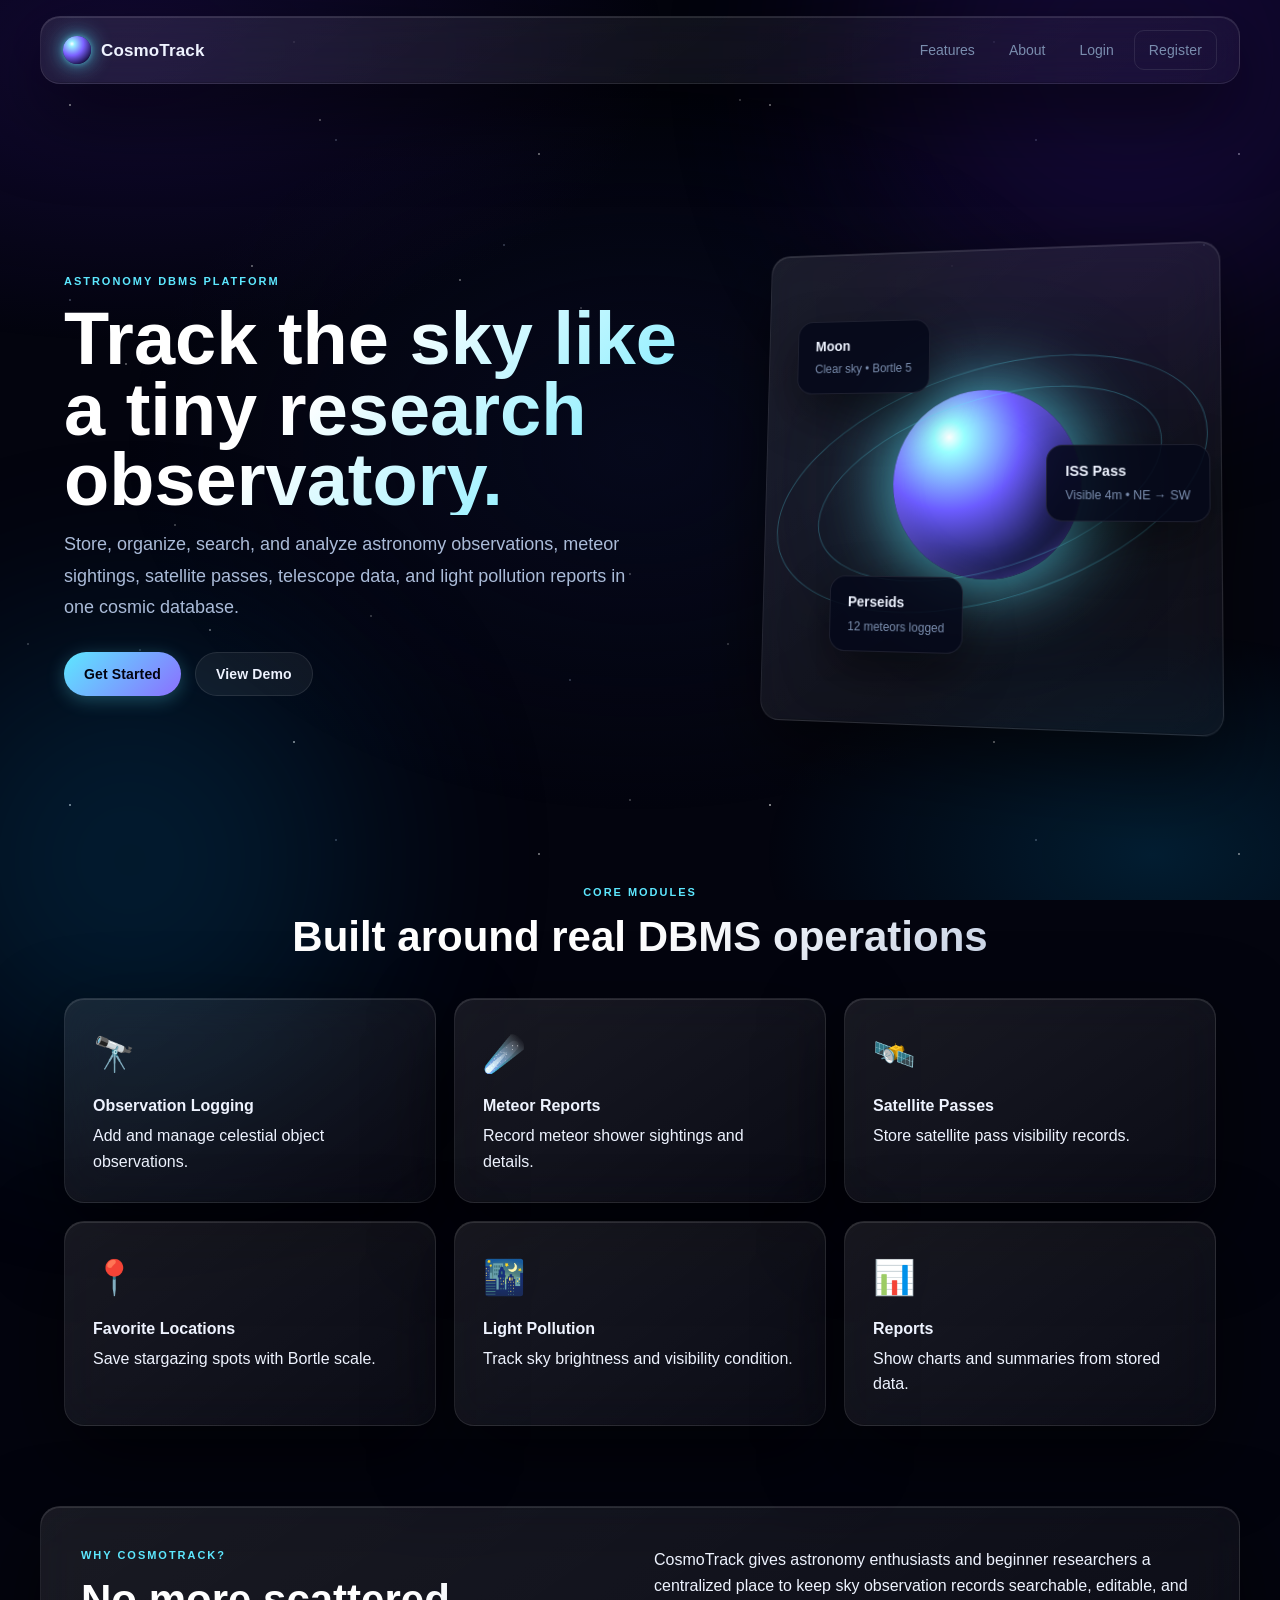
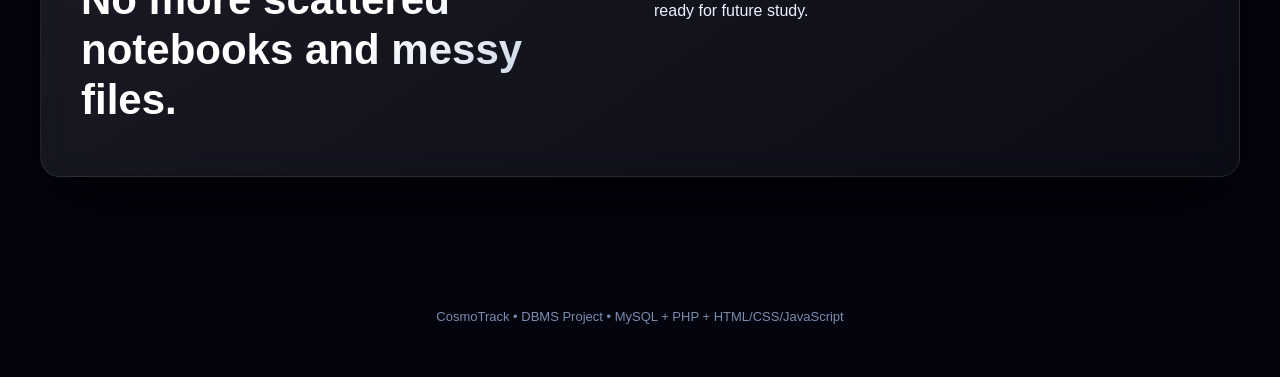
<file: cosmotrack/index.html>
<!DOCTYPE html>
<html lang="en">
<head>
  <meta charset="UTF-8" />
  <meta name="viewport" content="width=device-width, initial-scale=1.0" />
  <title>Landing Page | CosmoTrack</title>
  <link rel="stylesheet" href="assets/css/style.css" />
</head>
<body data-page="landing" class="landing-body">
  <div class="stars"></div>
  <div class="nebula nebula-one"></div>
  <div class="nebula nebula-two"></div>
  
<header class="topbar glass">
  <a class="brand" href="index.html"><span class="planet-dot"></span><span>CosmoTrack</span></a>
  <nav class="topnav">
    <a href="#features">Features</a>
    <a href="#about">About</a>
    <a href="login.php">Login</a>
    <a class="pill-link" href="register.html">Register</a>
  </nav>
</header>

<section class="hero">
  <div class="hero-copy">
    <p class="eyebrow">Astronomy DBMS Platform</p>
    <h1>Track the sky like a tiny research observatory.</h1>
    <p class="hero-text">Store, organize, search, and analyze astronomy observations, meteor sightings, satellite passes, telescope data, and light pollution reports in one cosmic database.</p>
    <div class="hero-actions">
      <a class="btn primary" href="register.html">Get Started</a>
      <a class="btn ghost" href="dashboard.php">View Demo</a>
    </div>
  </div>
  <div class="hero-visual glass orbit-card">
    <div class="orbit orbit-a"></div>
    <div class="orbit orbit-b"></div>
    <div class="planet-large"></div>
    <div class="floating-card fc-one"><strong>Moon</strong><span>Clear sky • Bortle 5</span></div>
    <div class="floating-card fc-two"><strong>ISS Pass</strong><span>Visible 4m • NE → SW</span></div>
    <div class="floating-card fc-three"><strong>Perseids</strong><span>12 meteors logged</span></div>
  </div>
</section>

<section id="features" class="section">
  <div class="section-head">
    <p class="eyebrow">Core Modules</p>
    <h2>Built around real DBMS operations</h2>
  </div>
  <div class="feature-grid">
    <article class="feature glass"><span>🔭</span><h3>Observation Logging</h3><p>Add and manage celestial object observations.</p></article>
    <article class="feature glass"><span>☄️</span><h3>Meteor Reports</h3><p>Record meteor shower sightings and details.</p></article>
    <article class="feature glass"><span>🛰️</span><h3>Satellite Passes</h3><p>Store satellite pass visibility records.</p></article>
    <article class="feature glass"><span>📍</span><h3>Favorite Locations</h3><p>Save stargazing spots with Bortle scale.</p></article>
    <article class="feature glass"><span>🌃</span><h3>Light Pollution</h3><p>Track sky brightness and visibility condition.</p></article>
    <article class="feature glass"><span>📊</span><h3>Reports</h3><p>Show charts and summaries from stored data.</p></article>
  </div>
</section>

<section id="about" class="section split glass big-card">
  <div>
    <p class="eyebrow">Why CosmoTrack?</p>
    <h2>No more scattered notebooks and messy files.</h2>
  </div>
  <p>CosmoTrack gives astronomy enthusiasts and beginner researchers a centralized place to keep sky observation records searchable, editable, and ready for future study.</p>
</section>

<footer class="footer">
  CosmoTrack • DBMS Project • MySQL + PHP + HTML/CSS/JavaScript
</footer>

  <script src="assets/js/app.js"></script>
</body>
</html>
</file>
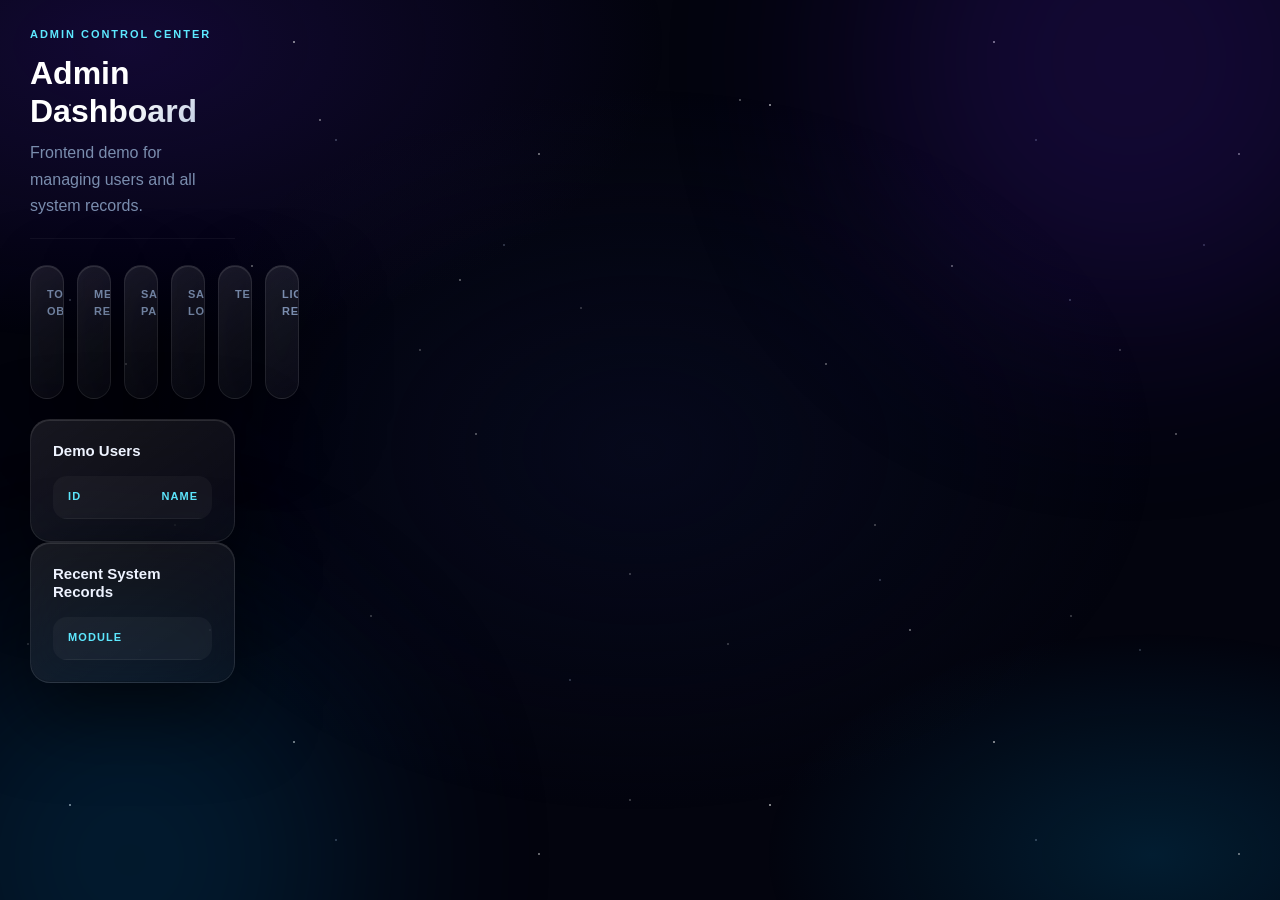
<file: cosmotrack/admin-dashboard.html>
<!DOCTYPE html>
<html lang="en">
<head>
  <meta charset="UTF-8" />
  <meta name="viewport" content="width=device-width, initial-scale=1.0" />
  <title>Admin Dashboard | CosmoTrack</title>
  <link rel="stylesheet" href="assets/css/style.css" />
</head>
<body data-page="admin" class="">
  <div class="stars"></div>
  <div class="nebula nebula-one"></div>
  <div class="nebula nebula-two"></div>
  <div class="app-shell">

<?php include 'includes/sidebar.php'; ?>

<main class="main-panel">
  <button class="mobile-menu" type="button">☰ Menu</button>
  <section class="page-head"><div><p class="eyebrow">Admin Control Center</p><h1>Admin Dashboard</h1><p class="muted">Frontend demo for managing users and all system records.</p></div></section><div class="stats-grid">
  <div class="stat glass"><span>Total Observations</span><strong data-count="observations">0</strong></div>
  <div class="stat glass"><span>Meteor Reports</span><strong data-count="meteors">0</strong></div>
  <div class="stat glass"><span>Satellite Passes</span><strong data-count="satellites">0</strong></div>
  <div class="stat glass"><span>Saved Locations</span><strong data-count="locations">0</strong></div>
  <div class="stat glass"><span>Telescopes</span><strong data-count="telescopes">0</strong></div>
  <div class="stat glass"><span>Light Reports</span><strong data-count="pollution">0</strong></div>
</div><section class="glass panel"><h2>Demo Users</h2><div class="table-wrap"><table><thead><tr><th>ID</th><th>Name</th><th>Email</th><th>Role</th><th>Action</th></tr></thead><tbody data-users></tbody></table></div></section><section class="glass panel"><h2>Recent System Records</h2><div class="table-wrap"><table><thead><tr><th>Module</th><th>Total Records</th><th>Status</th></tr></thead><tbody data-admin-summary></tbody></table></div></section>
</main>
</div>
  <script src="assets/js/app.js"></script>
</body>
</html>
</file>
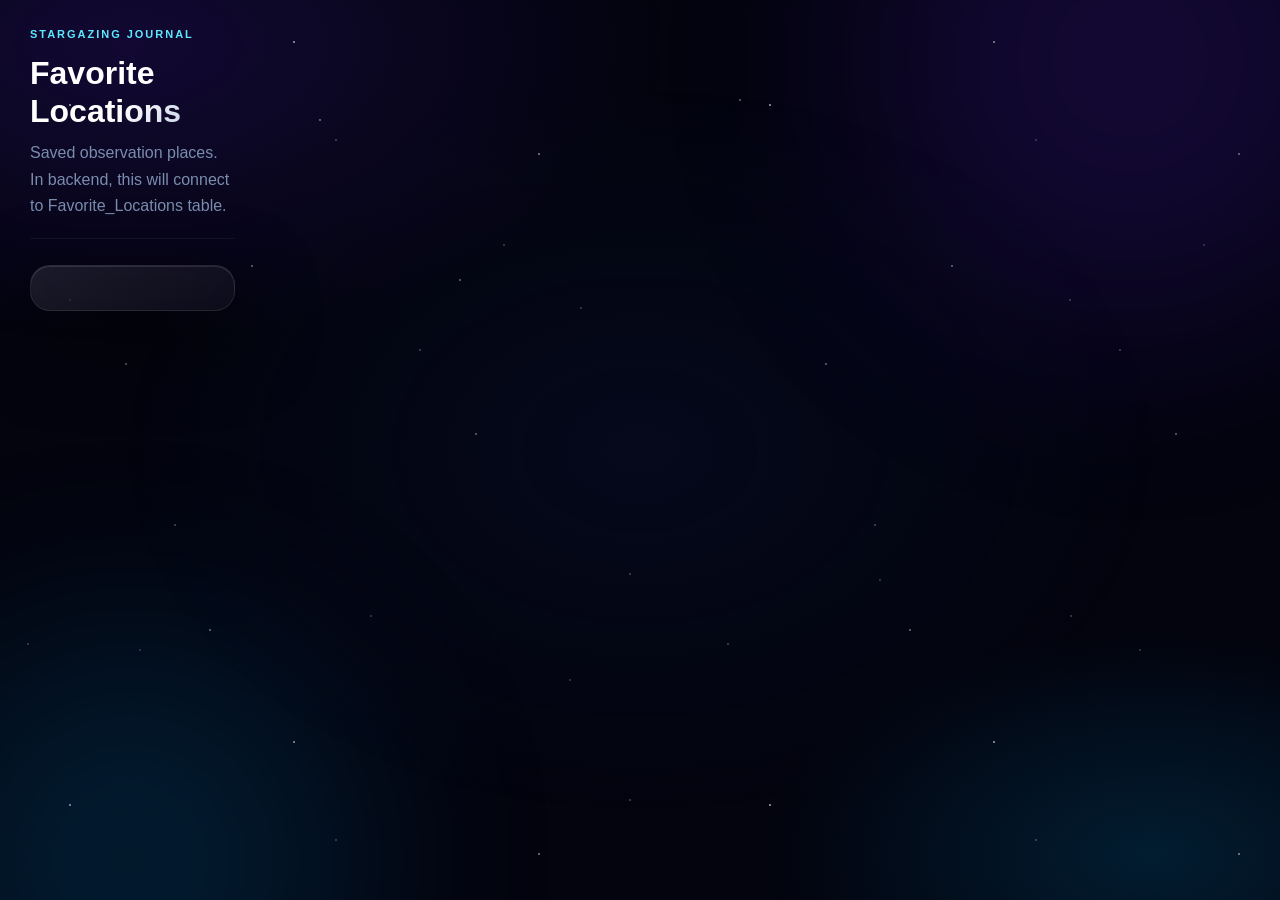
<file: cosmotrack/favorite-locations.html>
<!DOCTYPE html>
<html lang="en">
<head>
  <meta charset="UTF-8" />
  <meta name="viewport" content="width=device-width, initial-scale=1.0" />
  <title>Favorite Locations | CosmoTrack</title>
  <link rel="stylesheet" href="assets/css/style.css" />
</head>
<body data-page="favorites" class="">
  <div class="stars"></div>
  <div class="nebula nebula-one"></div>
  <div class="nebula nebula-two"></div>
  <div class="app-shell">

<?php include 'includes/sidebar.php'; ?>

<main class="main-panel">
  <button class="mobile-menu" type="button">☰ Menu</button>
  <section class="page-head"><div><p class="eyebrow">Stargazing Journal</p><h1>Favorite Locations</h1><p class="muted">Saved observation places. In backend, this will connect to Favorite_Locations table.</p></div></section><section class="glass panel"><div class="cards" data-favorites></div></section>
</main>
</div>
  <script src="assets/js/app.js"></script>
</body>
</html>
</file>
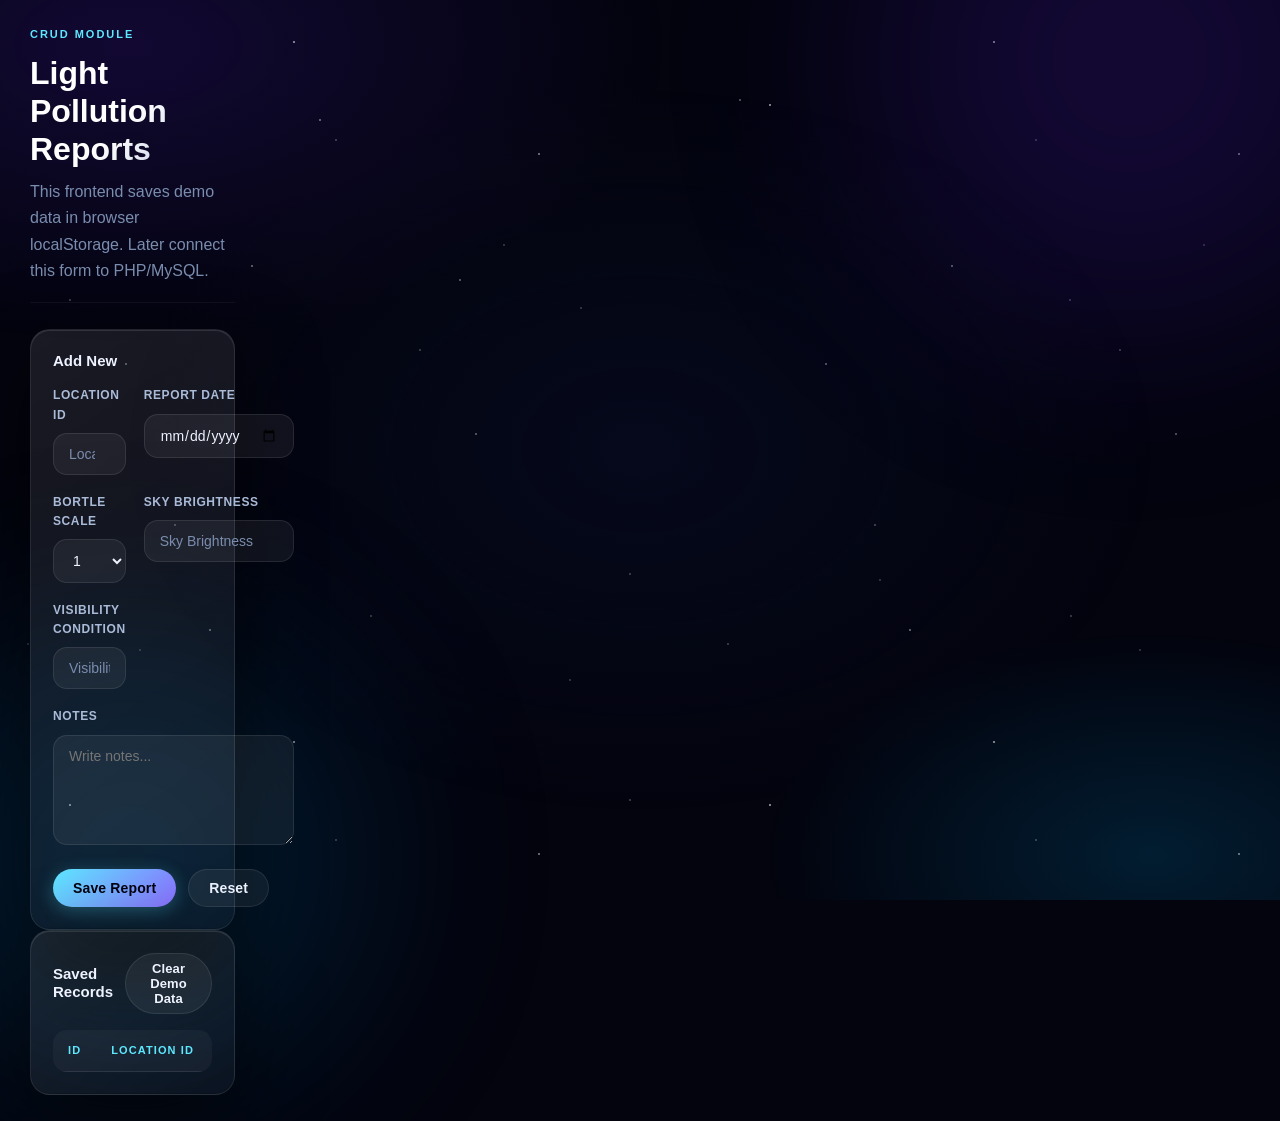
<file: cosmotrack/light-pollution.html>
<!DOCTYPE html>
<html lang="en">
<head>
  <meta charset="UTF-8" />
  <meta name="viewport" content="width=device-width, initial-scale=1.0" />
  <title>Light Pollution Reports | CosmoTrack</title>
  <link rel="stylesheet" href="assets/css/style.css" />
</head>
<body data-page="pollution" class="">
  <div class="stars"></div>
  <div class="nebula nebula-one"></div>
  <div class="nebula nebula-two"></div>
  <div class="app-shell">

<?php include 'includes/sidebar.php'; ?>

<main class="main-panel">
  <button class="mobile-menu" type="button">☰ Menu</button>
  <section class="page-head"><div><p class="eyebrow">CRUD Module</p><h1>Light Pollution Reports</h1><p class="muted">This frontend saves demo data in browser localStorage. Later connect this form to PHP/MySQL.</p></div></section><section class="glass panel"><h2>Add New</h2><form class="crud-form form-grid" data-store="pollution" method="POST" action="#"><!-- Later: action="actions/add_pollution.php" --><label>Location ID<input type="number" name="location_id" placeholder="Location ID"></label><label>Report Date<input type="date" name="report_date" placeholder="Report Date"></label><label>Bortle Scale<select name="bortle_scale"><option value="1">1</option><option value="2">2</option><option value="3">3</option><option value="4">4</option><option value="5">5</option><option value="6">6</option><option value="7">7</option><option value="8">8</option><option value="9">9</option></select></label><label>Sky Brightness<input type="text" name="sky_brightness" placeholder="Sky Brightness"></label><label>Visibility Condition<input type="text" name="visibility_condition" placeholder="Visibility Condition"></label><label>Notes<textarea name="notes" placeholder="Write notes..."></textarea></label><div class="form-actions"><button class="btn primary" type="submit">Save Report</button><button class="btn ghost" type="reset">Reset</button></div></form></section>
<section class="glass panel"><div class="panel-head"><h2>Saved Records</h2><button class="btn tiny ghost" data-clear="pollution">Clear Demo Data</button></div><div class="table-wrap"><table><thead><tr><th>Id</th><th>Location Id</th><th>Report Date</th><th>Bortle Scale</th><th>Sky Brightness</th><th>Visibility Condition</th><th>Notes</th><th>Action</th></tr></thead><tbody data-table="pollution" data-cols="location_id,report_date,bortle_scale,sky_brightness,visibility_condition,notes"></tbody></table></div></section>
</main>
</div>
  <script src="assets/js/app.js"></script>
</body>
</html>
</file>
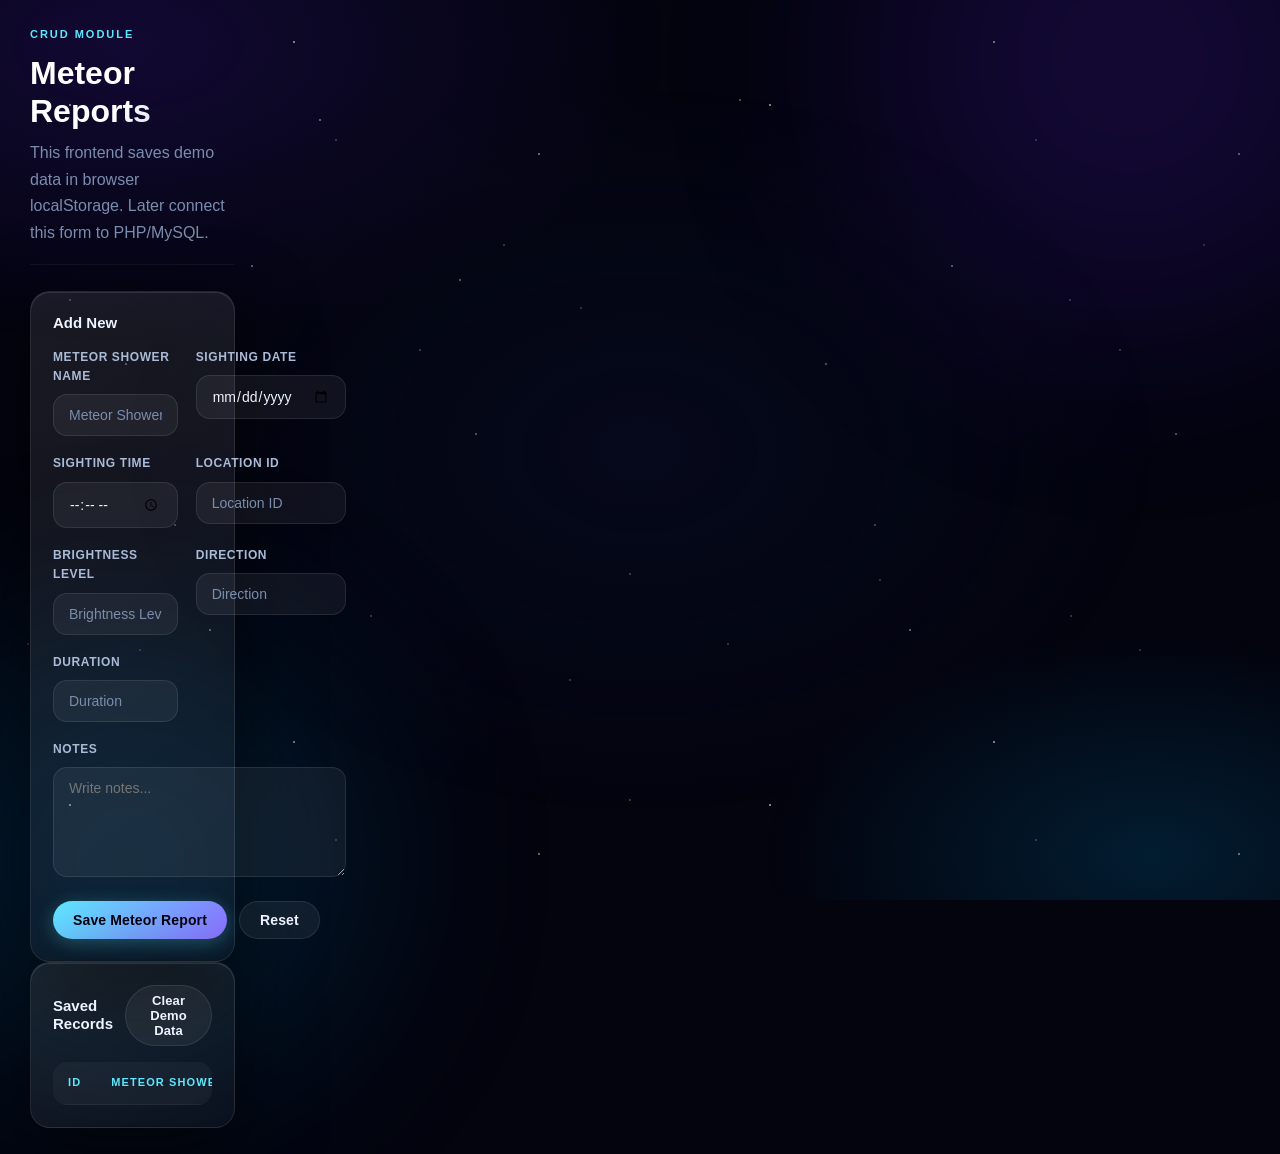
<file: cosmotrack/meteor-reports.html>
<!DOCTYPE html>
<html lang="en">
<head>
  <meta charset="UTF-8" />
  <meta name="viewport" content="width=device-width, initial-scale=1.0" />
  <title>Meteor Reports | CosmoTrack</title>
  <link rel="stylesheet" href="assets/css/style.css" />
</head>
<body data-page="meteor" class="">
  <div class="stars"></div>
  <div class="nebula nebula-one"></div>
  <div class="nebula nebula-two"></div>
  <div class="app-shell">

<?php include 'includes/sidebar.php'; ?>

<main class="main-panel">
  <button class="mobile-menu" type="button">☰ Menu</button>
  <section class="page-head"><div><p class="eyebrow">CRUD Module</p><h1>Meteor Reports</h1><p class="muted">This frontend saves demo data in browser localStorage. Later connect this form to PHP/MySQL.</p></div></section><section class="glass panel"><h2>Add New</h2><form class="crud-form form-grid" data-store="meteors" method="POST" action="#"><!-- Later: action="actions/add_meteors.php" --><label>Meteor Shower Name<input type="text" name="meteor_shower_name" placeholder="Meteor Shower Name"></label><label>Sighting Date<input type="date" name="sighting_date" placeholder="Sighting Date"></label><label>Sighting Time<input type="time" name="sighting_time" placeholder="Sighting Time"></label><label>Location ID<input type="number" name="location_id" placeholder="Location ID"></label><label>Brightness Level<input type="text" name="brightness_level" placeholder="Brightness Level"></label><label>Direction<input type="text" name="direction" placeholder="Direction"></label><label>Duration<input type="text" name="duration" placeholder="Duration"></label><label>Notes<textarea name="notes" placeholder="Write notes..."></textarea></label><div class="form-actions"><button class="btn primary" type="submit">Save Meteor Report</button><button class="btn ghost" type="reset">Reset</button></div></form></section>
<section class="glass panel"><div class="panel-head"><h2>Saved Records</h2><button class="btn tiny ghost" data-clear="meteors">Clear Demo Data</button></div><div class="table-wrap"><table><thead><tr><th>Id</th><th>Meteor Shower Name</th><th>Sighting Date</th><th>Sighting Time</th><th>Location Id</th><th>Brightness Level</th><th>Direction</th><th>Duration</th><th>Notes</th><th>Action</th></tr></thead><tbody data-table="meteors" data-cols="meteor_shower_name,sighting_date,sighting_time,location_id,brightness_level,direction,duration,notes"></tbody></table></div></section>
</main>
</div>
  <script src="assets/js/app.js"></script>
</body>
</html>
</file>
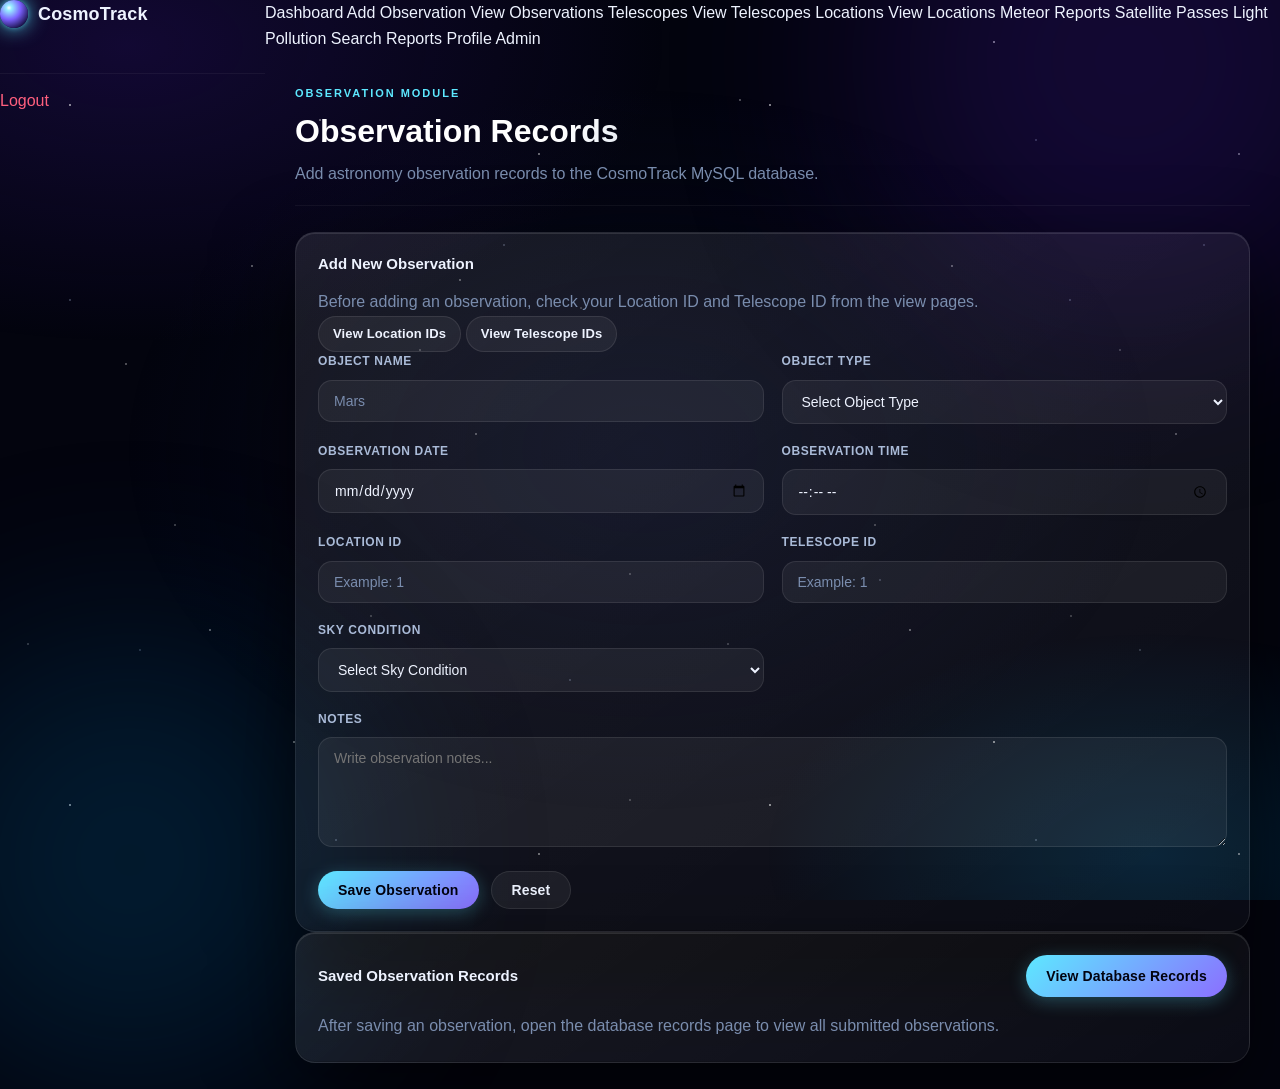
<file: cosmotrack/observations.html>
<!DOCTYPE html>
<html lang="en">
<head>
  <meta charset="UTF-8" />
  <meta name="viewport" content="width=device-width, initial-scale=1.0" />
  <title>Observation Records | CosmoTrack</title>
  <link rel="stylesheet" href="assets/css/style.css" />
</head>

<body data-page="observations">
  <div class="stars"></div>
  <div class="nebula nebula-one"></div>
  <div class="nebula nebula-two"></div>

  <div class="app-shell">
   
      <a class="brand mini" href="dashboard.php">
        <span class="planet-dot"></span>
        <span>CosmoTrack</span>
      </a>

      <nav>
        <a href="dashboard.php" data-page="dashboard">Dashboard</a>
        <a href="observations.html" data-page="observations">Add Observation</a>
        <a href="view_observations.php" data-page="observations">View Observations</a>
        <a href="telescopes.html" data-page="telescopes">Telescopes</a>
        <a href="view_telescopes.php" data-page="telescopes">View Telescopes</a>
        <a href="locations.html" data-page="locations">Locations</a>
        <a href="view_locations.php" data-page="locations">View Locations</a>
        <a href="meteor-reports.html" data-page="meteor">Meteor Reports</a>
        <a href="satellite-passes.html" data-page="satellite">Satellite Passes</a>
        <a href="light-pollution.html" data-page="pollution">Light Pollution</a>
        <a href="search.html" data-page="search">Search</a>
        <a href="reports.html" data-page="reports">Reports</a>
        <a href="profile.html" data-page="profile">Profile</a>
        <a href="admin-dashboard.php" data-page="admin">Admin</a>
      </nav>

      <a class="logout" href="login.html">Logout</a>
    </aside>

    <main class="main-panel">
      <button class="mobile-menu" type="button">☰ Menu</button>

      <section class="page-head">
        <div>
          <p class="eyebrow">Observation Module</p>
          <h1>Observation Records</h1>
          <p class="muted">
            Add astronomy observation records to the CosmoTrack MySQL database.
          </p>
        </div>
      </section>

      <section class="glass panel">
        <h2>Add New Observation</h2>

        <p class="muted">
          Before adding an observation, check your Location ID and Telescope ID from the view pages.
        </p>

        <div class="actions-row">
          <a class="btn tiny ghost" href="view_locations.php">View Location IDs</a>
          <a class="btn tiny ghost" href="view_telescopes.php">View Telescope IDs</a>
        </div>

        <form class="form-grid" method="POST" action="actions/add_observation.php">
          <label>
            Object Name
            <input 
              type="text" 
              name="object_name" 
              placeholder="Mars" 
              required
            />
          </label>

          <label>
            Object Type
            <select name="object_type" required>
              <option value="">Select Object Type</option>
              <option value="Planet">Planet</option>
              <option value="Star">Star</option>
              <option value="Galaxy">Galaxy</option>
              <option value="Nebula">Nebula</option>
              <option value="Moon">Moon</option>
              <option value="Comet">Comet</option>
              <option value="Other">Other</option>
            </select>
          </label>

          <label>
            Observation Date
            <input 
              type="date" 
              name="observation_date" 
              required
            />
          </label>

          <label>
            Observation Time
            <input 
              type="time" 
              name="observation_time" 
            />
          </label>

          <label>
            Location ID
            <input 
              type="number" 
              name="location_id" 
              placeholder="Example: 1" 
              required
            />
          </label>

          <label>
            Telescope ID
            <input 
              type="number" 
              name="telescope_id" 
              placeholder="Example: 1" 
              required
            />
          </label>

          <label>
            Sky Condition
            <select name="sky_condition" required>
              <option value="">Select Sky Condition</option>
              <option value="Clear">Clear</option>
              <option value="Partly Cloudy">Partly Cloudy</option>
              <option value="Cloudy">Cloudy</option>
              <option value="Hazy">Hazy</option>
            </select>
          </label>

          <label>
            Notes
            <textarea 
              name="notes" 
              placeholder="Write observation notes..."
            ></textarea>
          </label>

          <div class="form-actions">
            <button class="btn primary" type="submit">Save Observation</button>
            <button class="btn ghost" type="reset">Reset</button>
          </div>
        </form>
      </section>

      <section class="glass panel">
        <div class="panel-head">
          <h2>Saved Observation Records</h2>
          <a class="btn primary" href="view_observations.php">View Database Records</a>
        </div>

        <p class="muted">
          After saving an observation, open the database records page to view all submitted observations.
        </p>
      </section>
    </main>
  </div>

  <script src="assets/js/app.js"></script>
</body>
</html>
</file>
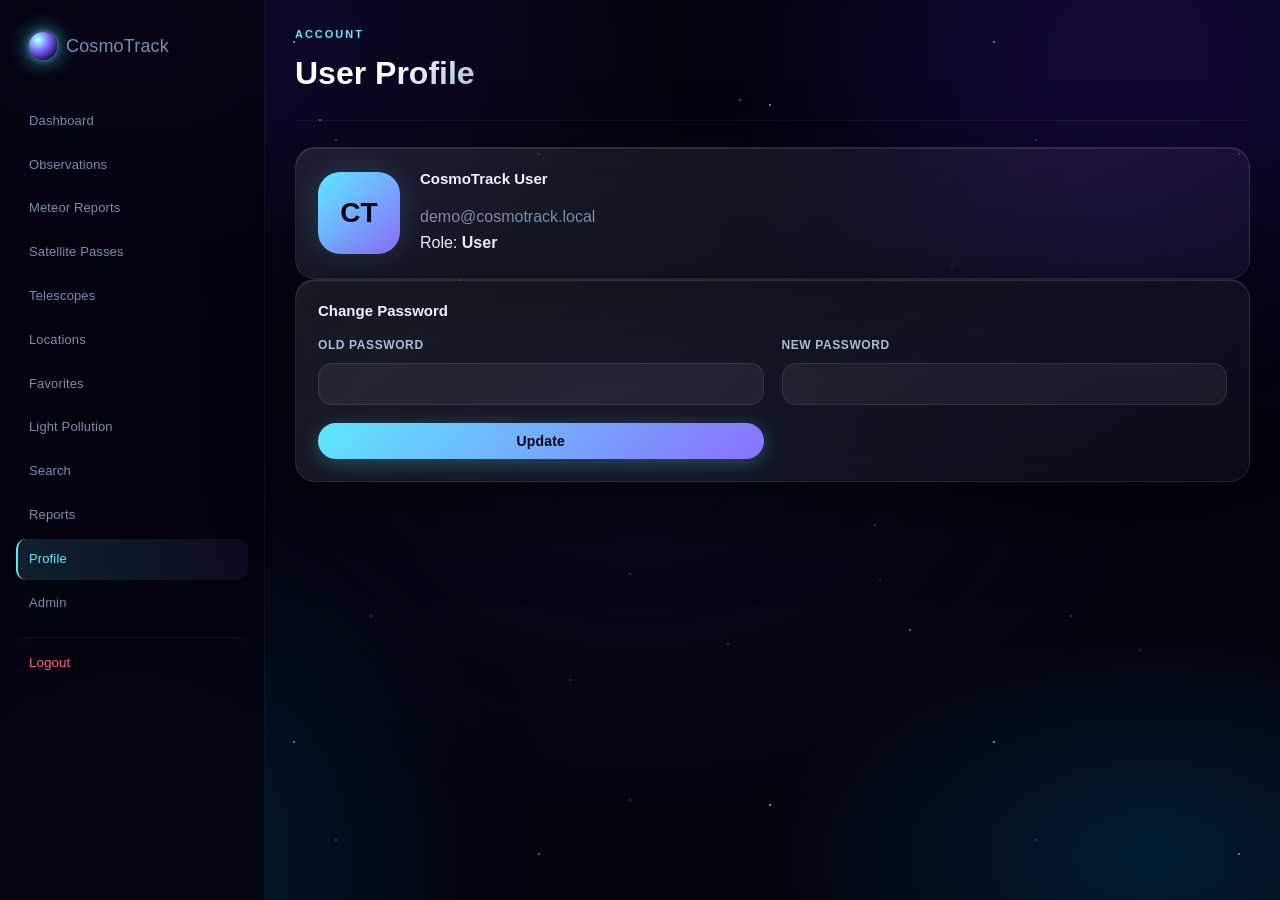
<file: cosmotrack/profile.html>
<!DOCTYPE html>
<html lang="en">
<head>
  <meta charset="UTF-8" />
  <meta name="viewport" content="width=device-width, initial-scale=1.0" />
  <title>Profile | CosmoTrack</title>
  <link rel="stylesheet" href="assets/css/style.css" />
</head>
<body data-page="profile" class="">
  <div class="stars"></div>
  <div class="nebula nebula-one"></div>
  <div class="nebula nebula-two"></div>
  <div class="app-shell">

<aside class="sidebar">
  <a class="brand mini" href="dashboard.html"><span class="planet-dot"></span><span>CosmoTrack</span></a>
  <nav>
    <a href="dashboard.html" data-page="dashboard">Dashboard</a>
    <a href="observations.html" data-page="observations">Observations</a>
    <a href="meteor-reports.html" data-page="meteor">Meteor Reports</a>
    <a href="satellite-passes.html" data-page="satellite">Satellite Passes</a>
    <a href="telescopes.html" data-page="telescopes">Telescopes</a>
    <a href="locations.html" data-page="locations">Locations</a>
    <a href="favorite-locations.html" data-page="favorites">Favorites</a>
    <a href="light-pollution.html" data-page="pollution">Light Pollution</a>
    <a href="search.html" data-page="search">Search</a>
    <a href="reports.html" data-page="reports">Reports</a>
    <a href="profile.html" data-page="profile">Profile</a>
    <a href="admin-dashboard.html" data-page="admin">Admin</a>
  </nav>
  <a class="logout" href="login.html">Logout</a>
</aside>

<main class="main-panel">
  <button class="mobile-menu" type="button">☰ Menu</button>
  <section class="page-head"><div><p class="eyebrow">Account</p><h1>User Profile</h1></div></section><section class="glass panel profile-card"><div class="avatar">CT</div><div><h2 id="profileName">CosmoTrack User</h2><p class="muted" id="profileEmail">demo@cosmotrack.local</p><p>Role: <strong>User</strong></p></div></section><section class="glass panel"><h2>Change Password</h2><form class="form-grid"><label>Old Password<input type="password"></label><label>New Password<input type="password"></label><button class="btn primary" type="button">Update</button></form></section>
</main>
</div>
  <script src="assets/js/app.js"></script>
</body>
</html>
</file>
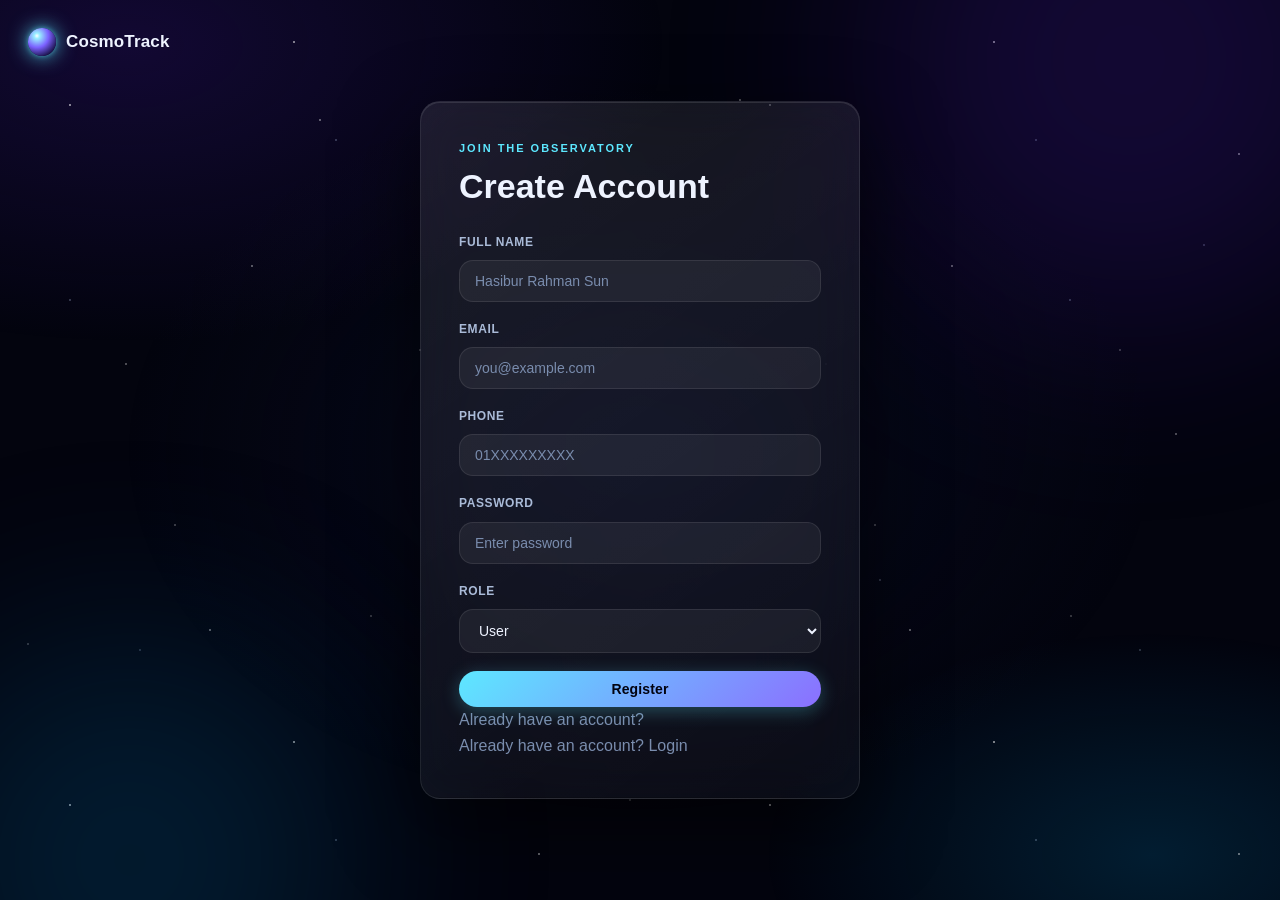
<file: cosmotrack/register.html>
<!DOCTYPE html>
<html lang="en">
<head>
  <meta charset="UTF-8" />
  <meta name="viewport" content="width=device-width, initial-scale=1.0" />
  <title>Register | CosmoTrack</title>
  <link rel="stylesheet" href="assets/css/style.css" />
</head>

<body data-page="register">
  <div class="stars"></div>
  <div class="nebula nebula-one"></div>
  <div class="nebula nebula-two"></div>

  <main class="auth-wrap">
    <a class="brand auth-brand" href="index.html">
      <span class="planet-dot"></span>
      <span>CosmoTrack</span>
    </a>

    <section class="auth-card glass">
      <p class="eyebrow">Join the observatory</p>
      <h1>Create Account</h1>

      <form method="POST" action="actions/register_user.php">
        <label>
          Full Name
          <input 
            type="text" 
            name="name" 
            required 
            placeholder="Hasibur Rahman Sun"
          />
        </label>

        <label>
          Email
          <input 
            type="email" 
            name="email" 
            required 
            placeholder="you@example.com"
          />
        </label>

        <label>
          Phone
          <input 
            type="text" 
            name="phone" 
            placeholder="01XXXXXXXXX"
          />
        </label>

        <label>
          Password
          <input 
            type="password" 
            name="password" 
            required 
            placeholder="Enter password"
          />
        </label>

        <label>
          Role
          <select name="role" required>
            <option value="User">User</option>
            <option value="Admin">Admin</option>
          </select>
        </label>

        <button class="btn primary full" type="submit">
          Register
        </button>
      </form>

      <p class="muted">
        Already have an account?
        <p class="muted">Already have an account? <a href="login.php">Login</a></p>
      </p>
    </section>
  </main>

  <script src="assets/js/app.js"></script>
</body>
</html>
</file>
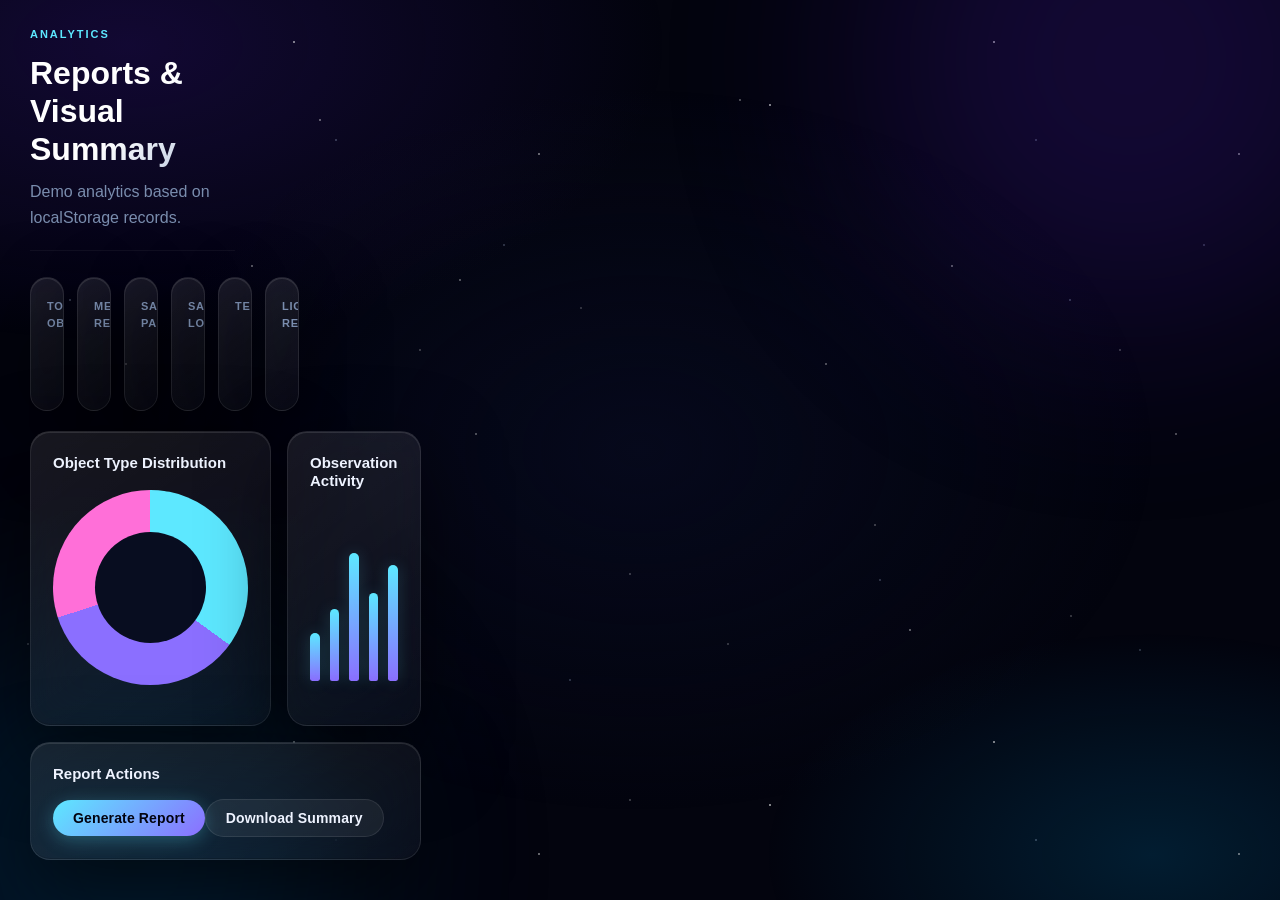
<file: cosmotrack/reports.html>
<!DOCTYPE html>
<html lang="en">
<head>
  <meta charset="UTF-8" />
  <meta name="viewport" content="width=device-width, initial-scale=1.0" />
  <title>Reports | CosmoTrack</title>
  <link rel="stylesheet" href="assets/css/style.css" />
</head>
<body data-page="reports" class="">
  <div class="stars"></div>
  <div class="nebula nebula-one"></div>
  <div class="nebula nebula-two"></div>
  <div class="app-shell">
<?php include 'includes/sidebar.php'; ?>

<main class="main-panel">
  <button class="mobile-menu" type="button">☰ Menu</button>
  <section class="page-head"><div><p class="eyebrow">Analytics</p><h1>Reports & Visual Summary</h1><p class="muted">Demo analytics based on localStorage records.</p></div></section><div class="stats-grid">
  <div class="stat glass"><span>Total Observations</span><strong data-count="observations">0</strong></div>
  <div class="stat glass"><span>Meteor Reports</span><strong data-count="meteors">0</strong></div>
  <div class="stat glass"><span>Satellite Passes</span><strong data-count="satellites">0</strong></div>
  <div class="stat glass"><span>Saved Locations</span><strong data-count="locations">0</strong></div>
  <div class="stat glass"><span>Telescopes</span><strong data-count="telescopes">0</strong></div>
  <div class="stat glass"><span>Light Reports</span><strong data-count="pollution">0</strong></div>
</div><div class="dashboard-grid"><section class="glass panel"><h2>Object Type Distribution</h2><div class="donut"></div></section><section class="glass panel"><h2>Observation Activity</h2><div class="bar-chart tall"><span style="height:30%"></span><span style="height:45%"></span><span style="height:80%"></span><span style="height:55%"></span><span style="height:72%"></span></div></section><section class="glass panel wide"><h2>Report Actions</h2><button class="btn primary">Generate Report</button><button class="btn ghost">Download Summary</button></section></div>
</main>
</div>
  <script src="assets/js/app.js"></script>
</body>
</html>
</file>
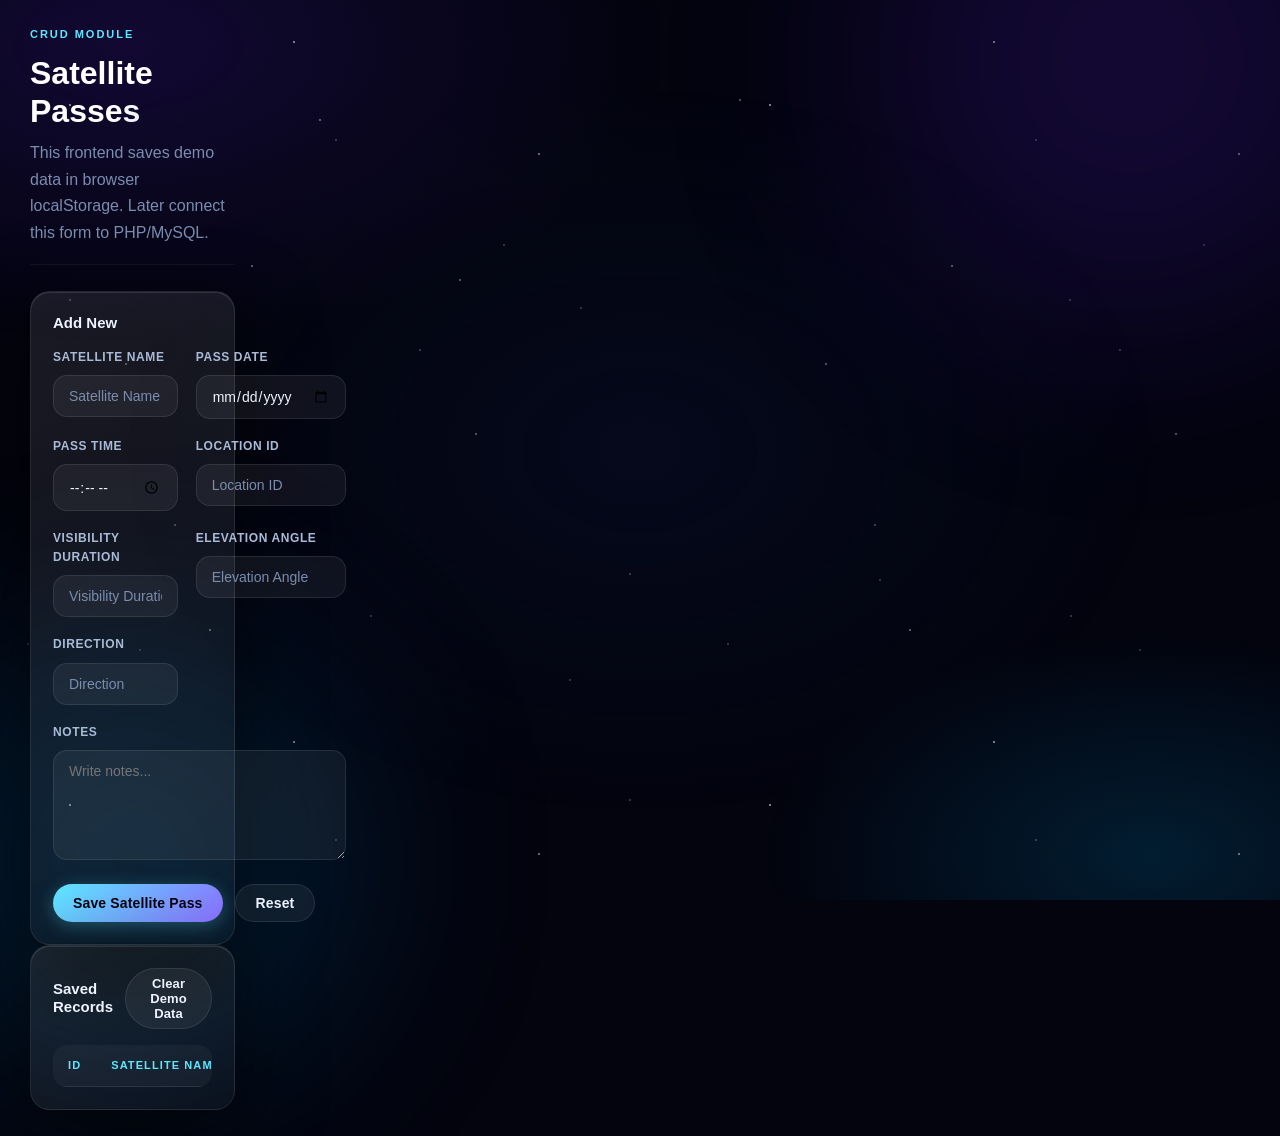
<file: cosmotrack/satellite-passes.html>
<!DOCTYPE html>
<html lang="en">
<head>
  <meta charset="UTF-8" />
  <meta name="viewport" content="width=device-width, initial-scale=1.0" />
  <title>Satellite Passes | CosmoTrack</title>
  <link rel="stylesheet" href="assets/css/style.css" />
</head>
<body data-page="satellite" class="">
  <div class="stars"></div>
  <div class="nebula nebula-one"></div>
  <div class="nebula nebula-two"></div>
  <div class="app-shell">

<?php include 'includes/sidebar.php'; ?>

<main class="main-panel">
  <button class="mobile-menu" type="button">☰ Menu</button>
  <section class="page-head"><div><p class="eyebrow">CRUD Module</p><h1>Satellite Passes</h1><p class="muted">This frontend saves demo data in browser localStorage. Later connect this form to PHP/MySQL.</p></div></section><section class="glass panel"><h2>Add New</h2><form class="crud-form form-grid" data-store="satellites" method="POST" action="#"><!-- Later: action="actions/add_satellites.php" --><label>Satellite Name<input type="text" name="satellite_name" placeholder="Satellite Name"></label><label>Pass Date<input type="date" name="pass_date" placeholder="Pass Date"></label><label>Pass Time<input type="time" name="pass_time" placeholder="Pass Time"></label><label>Location ID<input type="number" name="location_id" placeholder="Location ID"></label><label>Visibility Duration<input type="text" name="visibility_duration" placeholder="Visibility Duration"></label><label>Elevation Angle<input type="text" name="elevation_angle" placeholder="Elevation Angle"></label><label>Direction<input type="text" name="direction" placeholder="Direction"></label><label>Notes<textarea name="notes" placeholder="Write notes..."></textarea></label><div class="form-actions"><button class="btn primary" type="submit">Save Satellite Pass</button><button class="btn ghost" type="reset">Reset</button></div></form></section>
<section class="glass panel"><div class="panel-head"><h2>Saved Records</h2><button class="btn tiny ghost" data-clear="satellites">Clear Demo Data</button></div><div class="table-wrap"><table><thead><tr><th>Id</th><th>Satellite Name</th><th>Pass Date</th><th>Pass Time</th><th>Location Id</th><th>Visibility Duration</th><th>Elevation Angle</th><th>Direction</th><th>Notes</th><th>Action</th></tr></thead><tbody data-table="satellites" data-cols="satellite_name,pass_date,pass_time,location_id,visibility_duration,elevation_angle,direction,notes"></tbody></table></div></section>
</main>
</div>
  <script src="assets/js/app.js"></script>
</body>
</html>
</file>
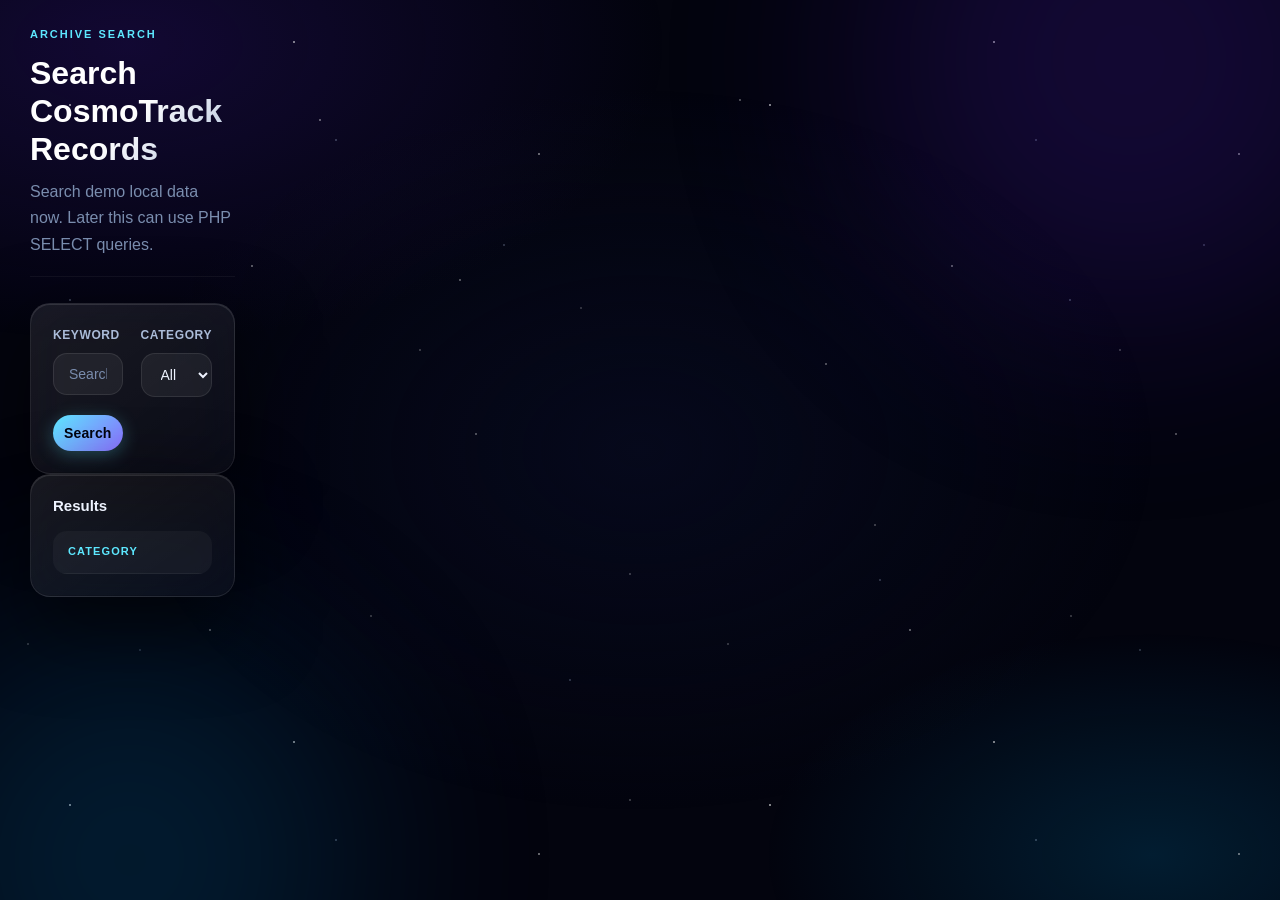
<file: cosmotrack/search.html>
<!DOCTYPE html>
<html lang="en">
<head>
  <meta charset="UTF-8" />
  <meta name="viewport" content="width=device-width, initial-scale=1.0" />
  <title>Search Records | CosmoTrack</title>
  <link rel="stylesheet" href="assets/css/style.css" />
</head>
<body data-page="search" class="">
  <div class="stars"></div>
  <div class="nebula nebula-one"></div>
  <div class="nebula nebula-two"></div>
  <div class="app-shell">

<?php include 'includes/sidebar.php'; ?>

<main class="main-panel">
  <button class="mobile-menu" type="button">☰ Menu</button>
  <section class="page-head"><div><p class="eyebrow">Archive Search</p><h1>Search CosmoTrack Records</h1><p class="muted">Search demo local data now. Later this can use PHP SELECT queries.</p></div></section><section class="glass panel"><form class="form-grid search-form"><label>Keyword<input name="q" placeholder="Search object, place, telescope..."></label><label>Category<select name="category"><option value="all">All</option><option value="observations">Observations</option><option value="meteors">Meteor Reports</option><option value="satellites">Satellite Passes</option><option value="locations">Locations</option><option value="telescopes">Telescopes</option><option value="pollution">Light Pollution</option></select></label><button class="btn primary" type="submit">Search</button></form></section><section class="glass panel"><h2>Results</h2><div class="table-wrap"><table><thead><tr><th>Category</th><th>ID</th><th>Main Info</th><th>Details</th></tr></thead><tbody data-search-results></tbody></table></div></section>
</main>
</div>
  <script src="assets/js/app.js"></script>
</body>
</html>
</file>
<file: cosmotrack/assets/css/style.css>
/* ═══════════════════════════════════════════
   CosmoTrack Premium UI — style.css
   Space-grade dark theme, polished & animated
═══════════════════════════════════════════ */

/* ── CSS Variables ── */
:root {
  --bg:        #03040e;
  --bg2:       #06091a;
  --panel:     rgba(10,15,40,.75);
  --text:      #eef3ff;
  --muted:     #7a8dae;
  --muted2:    #aabbd8;
  --cyan:      #5de8ff;
  --cyan2:     #00c4e8;
  --violet:    #8b6fff;
  --violet2:   #6a50e0;
  --pink:      #ff6fd8;
  --gold:      #ffc847;
  --green:     #4dffc3;
  --line:      rgba(255,255,255,.09);
  --line2:     rgba(255,255,255,.05);
  --danger:    #ff5f7e;
  --shadow:    0 28px 80px rgba(0,0,0,.6);
  --glow-c:    rgba(93,232,255,.15);
  --glow-v:    rgba(139,111,255,.15);
  --radius:    20px;
  --radius-sm: 14px;
  --radius-xs: 10px;
  --trans:     .2s cubic-bezier(.4,0,.2,1);
}

/* ── Reset ── */
*, *::before, *::after { box-sizing: border-box; margin: 0; padding: 0; }
html { scroll-behavior: smooth; }
body {
  font-family: 'Inter', 'Segoe UI', Arial, sans-serif;
  background: var(--bg);
  color: var(--text);
  min-height: 100vh;
  overflow-x: hidden;
  line-height: 1.6;
}
a { color: inherit; text-decoration: none; }

/* ── Background Gradient ── */
body::before {
  content: '';
  position: fixed;
  inset: 0;
  background:
    radial-gradient(ellipse 70% 55% at 10% 5%,  rgba(50,20,130,.32) 0%, transparent 60%),
    radial-gradient(ellipse 55% 45% at 90% 95%, rgba(0,130,190,.2)  0%, transparent 55%),
    radial-gradient(ellipse 40% 40% at 50% 50%, rgba(6,9,28,.98)    0%, transparent 100%);
  z-index: -4;
  pointer-events: none;
}

/* ── Twinkling Stars ── */
.stars::before, .stars::after {
  content: '';
  position: fixed;
  inset: 0;
  pointer-events: none;
  z-index: -3;
}
.stars::before {
  background-image:
    radial-gradient(1.5px 1.5px at 10% 15%, rgba(255,255,255,.95) 0%, transparent 100%),
    radial-gradient(1px   1px   at 25% 75%, rgba(255,255,255,.75) 0%, transparent 100%),
    radial-gradient(1.5px 1.5px at 42% 6%,  rgba(255,255,255,.9)  0%, transparent 100%),
    radial-gradient(1px   1px   at 60% 50%, rgba(255,255,255,.7)  0%, transparent 100%),
    radial-gradient(1.3px 1.3px at 77% 22%, rgba(255,255,255,.85) 0%, transparent 100%),
    radial-gradient(1px   1px   at 90% 82%, rgba(255,255,255,.7)  0%, transparent 100%),
    radial-gradient(1px   1px   at 4%  92%, rgba(255,255,255,.65) 0%, transparent 100%),
    radial-gradient(1.2px 1.2px at 36% 38%, rgba(255,255,255,.8)  0%, transparent 100%),
    radial-gradient(1px   1px   at 53% 88%, rgba(255,255,255,.65) 0%, transparent 100%),
    radial-gradient(1.1px 1.1px at 68% 62%, rgba(255,255,255,.8)  0%, transparent 100%),
    radial-gradient(1px   1px   at 83% 44%, rgba(255,255,255,.6)  0%, transparent 100%),
    radial-gradient(1.2px 1.2px at 18% 52%, rgba(255,255,255,.7)  0%, transparent 100%),
    radial-gradient(1px   1px   at 48% 20%, rgba(200,220,255,.8)  0%, transparent 100%),
    radial-gradient(1px   1px   at 72% 35%, rgba(200,220,255,.7)  0%, transparent 100%),
    radial-gradient(1.3px 1.3px at 30% 90%, rgba(255,255,255,.75) 0%, transparent 100%);
  background-size: 700px 700px;
  animation: twinkle-a 9s ease-in-out infinite alternate;
}
.stars::after {
  background-image:
    radial-gradient(1px   1px   at 7%  30%, rgba(200,220,255,.8)  0%, transparent 100%),
    radial-gradient(1.2px 1.2px at 32% 12%, rgba(255,255,255,.85) 0%, transparent 100%),
    radial-gradient(1px   1px   at 57% 68%, rgba(200,220,255,.7)  0%, transparent 100%),
    radial-gradient(1.1px 1.1px at 74% 10%, rgba(255,255,255,.8)  0%, transparent 100%),
    radial-gradient(1px   1px   at 88% 58%, rgba(200,220,255,.7)  0%, transparent 100%),
    radial-gradient(1.2px 1.2px at 46% 28%, rgba(255,255,255,.75) 0%, transparent 100%),
    radial-gradient(1px   1px   at 14% 65%, rgba(200,220,255,.65) 0%, transparent 100%),
    radial-gradient(1px   1px   at 63% 80%, rgba(255,255,255,.7)  0%, transparent 100%);
  background-size: 1000px 1000px;
  animation: twinkle-b 14s ease-in-out infinite alternate-reverse;
}
@keyframes twinkle-a {
  0%   { opacity: .5; }
  50%  { opacity: .3; }
  100% { opacity: .55; }
}
@keyframes twinkle-b {
  0%   { opacity: .4; }
  50%  { opacity: .6; }
  100% { opacity: .35; }
}

/* ── Nebula Blobs ── */
.nebula {
  position: fixed;
  border-radius: 999px;
  filter: blur(100px);
  opacity: .22;
  z-index: -2;
  pointer-events: none;
}
.nebula-one {
  width: 560px; height: 560px;
  background: radial-gradient(circle, #5820d0, #2d0878);
  top: -220px; right: -130px;
  animation: nb-drift 22s ease-in-out infinite alternate;
}
.nebula-two {
  width: 480px; height: 480px;
  background: radial-gradient(circle, #0080bb, #003d70);
  bottom: -200px; left: -110px;
  animation: nb-drift 28s ease-in-out infinite alternate-reverse;
}
@keyframes nb-drift {
  0%   { transform: scale(1) translate(0,0); }
  100% { transform: scale(1.15) translate(18px,-18px); }
}

/* ── Glass ── */
.glass {
  background: linear-gradient(145deg,
    rgba(255,255,255,.09) 0%,
    rgba(255,255,255,.035) 100%);
  border: 1px solid var(--line);
  box-shadow:
    var(--shadow),
    inset 0 1px 0 rgba(255,255,255,.11),
    inset 0 -1px 0 rgba(0,0,0,.15);
  backdrop-filter: blur(24px);
  -webkit-backdrop-filter: blur(24px);
  border-radius: var(--radius);
}

/* ═══ TOPBAR ═══ */
.topbar {
  position: sticky;
  top: 16px;
  z-index: 10;
  margin: 16px auto 0;
  max-width: 1200px;
  padding: 13px 22px;
  display: flex;
  justify-content: space-between;
  align-items: center;
}

/* ═══ BRAND ═══ */
.brand {
  display: flex;
  gap: 10px;
  align-items: center;
  font-weight: 800;
  font-size: 17px;
  letter-spacing: .15px;
}
.brand.mini { font-size: 18px; margin: 0 0 30px; }

.planet-dot {
  width: 28px; height: 28px;
  border-radius: 50%;
  flex-shrink: 0;
  background: radial-gradient(circle at 32% 28%,
    #fff 0%, #9ef 10%, #7b61ff 42%, #150e40 80%);
  box-shadow: 0 0 20px rgba(93,232,255,.85), 0 0 5px rgba(93,232,255,.5);
  animation: planet-glow 4s ease-in-out infinite;
}
@keyframes planet-glow {
  0%,100% { box-shadow: 0 0 20px rgba(93,232,255,.85), 0 0 5px rgba(93,232,255,.4); }
  50%     { box-shadow: 0 0 34px rgba(93,232,255,1),   0 0 12px rgba(93,232,255,.7); }
}

.topnav {
  display: flex;
  gap: 6px;
  align-items: center;
  color: var(--muted);
}
.topnav a {
  padding: 8px 14px;
  border-radius: 10px;
  font-size: 14px;
  font-weight: 500;
  transition: var(--trans);
}
.topnav a:hover { color: var(--text); background: rgba(255,255,255,.07); }

/* ═══ BUTTONS ═══ */
.btn, .pill-link {
  border: 1px solid var(--line);
  padding: 10px 20px;
  border-radius: 999px;
  display: inline-flex;
  align-items: center;
  justify-content: center;
  gap: 8px;
  cursor: pointer;
  transition: var(--trans);
  font-weight: 700;
  font-size: 14px;
  position: relative;
  overflow: hidden;
  letter-spacing: .01em;
}
.btn:hover, .pill-link:hover {
  transform: translateY(-2px);
  box-shadow: 0 10px 28px var(--glow-c);
}
.btn:active { transform: translateY(0); }

.primary {
  background: linear-gradient(135deg, var(--cyan) 0%, var(--violet) 100%);
  color: #020310;
  border: none;
  font-weight: 800;
  box-shadow: 0 4px 18px rgba(93,232,255,.28);
}
.primary:hover { box-shadow: 0 8px 30px rgba(93,232,255,.45) !important; }

.ghost {
  background: rgba(255,255,255,.06);
  color: var(--text);
}
.ghost:hover { border-color: rgba(255,255,255,.18); background: rgba(255,255,255,.1); }

.danger-btn {
  background: rgba(255,95,126,.1);
  color: var(--danger);
  border-color: rgba(255,95,126,.2);
}
.danger-btn:hover { background: rgba(255,95,126,.2); }

.full  { width: 100%; }
.tiny  { padding: 7px 14px; font-size: 13px; }

/* ═══ TYPOGRAPHY ═══ */
.eyebrow {
  text-transform: uppercase;
  color: var(--cyan);
  letter-spacing: .18em;
  font-size: 11px;
  font-weight: 800;
}
.muted  { color: var(--muted);  line-height: 1.65; }
.muted2 { color: var(--muted2); line-height: 1.65; }

h1, h2, h3 { line-height: 1.2; }

/* ═══ LANDING PAGE ═══ */
.hero {
  max-width: 1200px;
  margin: 80px auto 40px;
  display: grid;
  grid-template-columns: 1fr 460px;
  align-items: center;
  gap: 60px;
  padding: 0 24px;
  min-height: 640px;
}
.hero h1 {
  font-size: clamp(40px, 7vw, 74px);
  line-height: .95;
  margin: 14px 0;
  background: linear-gradient(135deg, #fff 40%, var(--cyan) 100%);
  -webkit-background-clip: text;
  -webkit-text-fill-color: transparent;
  background-clip: text;
}
.hero-text {
  font-size: 18px;
  line-height: 1.75;
  color: var(--muted2);
  max-width: 580px;
}
.hero-actions { display: flex; gap: 14px; flex-wrap: wrap; margin-top: 28px; }

.orbit-card {
  height: 480px;
  position: relative;
  display: grid;
  place-items: center;
  transform: perspective(900px) rotateY(-8deg) rotateX(4deg);
}
.planet-large {
  width: 190px; height: 190px;
  border-radius: 50%;
  background: radial-gradient(circle at 30% 25%,
    #fff 0%, #9ff 8%, #6b5cff 38%, #12183f 74%);
  box-shadow: 0 0 70px rgba(93,232,255,.75), 0 0 130px rgba(93,232,255,.22),
              inset 0 0 28px rgba(139,111,255,.4);
  animation: planet-float 6s ease-in-out infinite;
}
@keyframes planet-float {
  0%,100% { transform: translateY(0); }
  50%     { transform: translateY(-16px); }
}
.orbit {
  position: absolute;
  border: 1px solid rgba(93,232,255,.28);
  border-radius: 50%;
  transform: rotate(-18deg);
}
.orbit-a { width: 360px; height: 170px; animation: orbit-spin 22s linear infinite; }
.orbit-b { width: 450px; height: 230px; animation: orbit-spin 32s linear infinite reverse; }
@keyframes orbit-spin {
  from { transform: rotate(-18deg); }
  to   { transform: rotate(342deg); }
}
.floating-card {
  position: absolute;
  padding: 14px 18px;
  border-radius: 16px;
  background: rgba(5,8,26,.88);
  border: 1px solid var(--line);
  display: flex;
  flex-direction: column;
  gap: 4px;
  box-shadow: 0 20px 50px rgba(0,0,0,.45);
}
.floating-card strong { font-size: 14px; font-weight: 700; }
.floating-card span   { color: var(--muted); font-size: 12px; }
.fc-one   { top: 70px;  left: 30px;  animation: fc-float 5s ease-in-out infinite; }
.fc-two   { right: 10px; top: 200px; animation: fc-float 5s ease-in-out 1.5s infinite; }
.fc-three { bottom: 70px; left: 70px; animation: fc-float 5s ease-in-out 3s infinite; }
@keyframes fc-float {
  0%,100% { transform: translateY(0); }
  50%     { transform: translateY(-9px); }
}

.section { max-width: 1200px; margin: 80px auto; padding: 0 24px; }
.section-head { text-align: center; margin-bottom: 36px; }
.section h2, .page-head h1 {
  font-size: clamp(24px, 4vw, 42px);
  margin: 10px 0;
  background: linear-gradient(135deg, #fff 50%, var(--muted2) 100%);
  -webkit-background-clip: text;
  -webkit-text-fill-color: transparent;
  background-clip: text;
}
.feature-grid { display: grid; grid-template-columns: repeat(3,1fr); gap: 18px; }
.feature {
  padding: 28px;
  min-height: 190px;
  transition: var(--trans);
  cursor: default;
}
.feature:hover {
  transform: translateY(-8px) scale(1.02);
  border-color: rgba(93,232,255,.22);
  box-shadow: var(--shadow), 0 0 28px var(--glow-c);
}
.feature span { font-size: 34px; display: block; margin-bottom: 14px; }
.feature h3   { font-size: 16px; margin-bottom: 8px; font-weight: 700; }

.split   { display: grid; grid-template-columns: 1fr 1fr; gap: 28px; }
.big-card { padding: 40px; }
.footer  { text-align: center; color: var(--muted); padding: 50px 20px; font-size: 13px; }

/* ═══ AUTH ═══ */
.auth-wrap  { min-height: 100vh; display: grid; place-items: center; padding: 30px; }
.auth-brand { position: absolute; top: 28px; left: 28px; }
.auth-card  { width: min(440px, 94vw); padding: 38px; }
.auth-card h1 { font-size: 34px; margin: 8px 0 26px; font-weight: 800; }
.auth-card form { display: grid; gap: 18px; }

/* ═══ FORMS ═══ */
label {
  display: flex;
  flex-direction: column;
  gap: 8px;
  color: var(--muted2);
  font-weight: 600;
  font-size: 12px;
  letter-spacing: .05em;
  text-transform: uppercase;
}
input, select, textarea {
  width: 100%;
  border: 1px solid var(--line);
  background: rgba(255,255,255,.055);
  border-radius: var(--radius-sm);
  padding: 12px 15px;
  color: var(--text);
  outline: none;
  font-family: inherit;
  font-size: 14px;
  transition: var(--trans);
}
input:focus, select:focus, textarea:focus {
  border-color: var(--cyan);
  background: rgba(93,232,255,.04);
  box-shadow: 0 0 0 3px rgba(93,232,255,.1);
}
input::placeholder { color: var(--muted); }
select option { background: #0c1230; color: var(--text); }
textarea { min-height: 110px; resize: vertical; }

.form-grid { display: grid; grid-template-columns: repeat(2,1fr); gap: 18px; }
.form-grid label:has(textarea) { grid-column: 1/-1; }
.form-actions {
  grid-column: 1/-1;
  display: flex;
  gap: 12px;
  flex-wrap: wrap;
  padding-top: 6px;
}

/* ═══ APP SHELL ═══ */
.app-shell {
  display: grid;
  grid-template-columns: 265px 1fr;
  min-height: 100vh;
}

/* ── Sidebar ── */
.sidebar {
  position: sticky;
  top: 0;
  height: 100vh;
  padding: 22px 16px;
  background: rgba(3,4,16,.85);
  border-right: 1px solid var(--line2);
  backdrop-filter: blur(26px);
  -webkit-backdrop-filter: blur(26px);
  display: flex;
  flex-direction: column;
  overflow-y: auto;
  scrollbar-width: none;
}
.sidebar::-webkit-scrollbar { display: none; }

.sidebar nav { display: grid; gap: 3px; }

.sidebar a {
  padding: 10px 13px;
  border-radius: var(--radius-xs);
  color: var(--muted);
  transition: var(--trans);
  font-size: 13.5px;
  font-weight: 500;
  display: flex;
  align-items: center;
  gap: 9px;
}
.sidebar a:hover {
  background: rgba(255,255,255,.07);
  color: var(--muted2);
  padding-left: 16px;
}
.sidebar a.active {
  background: linear-gradient(90deg,
    rgba(93,232,255,.13) 0%,
    rgba(139,111,255,.07) 100%);
  color: var(--cyan);
  border-left: 2px solid var(--cyan);
  padding-left: 11px;
}

/* Sidebar section dividers */
.sidebar .nav-label {
  font-size: 10px;
  font-weight: 700;
  letter-spacing: .12em;
  text-transform: uppercase;
  color: rgba(255,255,255,.2);
  padding: 14px 13px 5px;
}

.logout {
  margin-top: auto !important;
  padding-top: 14px !important;
  color: var(--danger) !important;
  border-top: 1px solid var(--line2);
  margin-top: 14px !important;
}
.logout:hover {
  background: rgba(255,95,126,.08) !important;
  color: var(--danger) !important;
  padding-left: 13px !important;
}

.mobile-menu { display: none; }

/* ── Main Panel ── */
.main-panel {
  padding: 26px 30px;
  max-width: 1400px;
  width: 100%;
  animation: fade-up .35s ease both;
}
@keyframes fade-up {
  from { opacity: 0; transform: translateY(10px); }
  to   { opacity: 1; transform: translateY(0); }
}

.page-head {
  display: flex;
  justify-content: space-between;
  align-items: flex-start;
  margin-bottom: 26px;
  padding-bottom: 18px;
  border-bottom: 1px solid var(--line2);
}
.page-head h1 { font-size: clamp(20px, 3vw, 32px); }

/* ═══ STATS GRID ═══ */
.stats-grid {
  display: grid;
  grid-template-columns: repeat(6,1fr);
  gap: 13px;
  margin-bottom: 20px;
}
.stat {
  padding: 20px 16px;
  min-height: 110px;
  display: flex;
  flex-direction: column;
  justify-content: space-between;
  transition: var(--trans);
  position: relative;
  overflow: hidden;
}
.stat::after {
  content: '';
  position: absolute;
  top: 0; left: 0; right: 0;
  height: 2px;
  background: linear-gradient(90deg, var(--cyan), var(--violet));
  opacity: 0;
  transition: var(--trans);
}
.stat:hover::after  { opacity: 1; }
.stat:hover { transform: translateY(-3px); border-color: rgba(93,232,255,.18); }
.stat span   { color: var(--muted); font-size: 11px; text-transform: uppercase; letter-spacing: .07em; font-weight: 600; }
.stat strong {
  font-size: 36px;
  font-weight: 800;
  background: linear-gradient(135deg, #fff, var(--cyan));
  -webkit-background-clip: text;
  -webkit-text-fill-color: transparent;
  background-clip: text;
}

/* ═══ DASHBOARD GRID ═══ */
.dashboard-grid { display: grid; grid-template-columns: 1fr 1fr; gap: 16px; }

.panel {
  padding: 22px;
  transition: var(--trans);
}
.panel:hover { border-color: rgba(255,255,255,.13); }
.panel h2 {
  font-size: 15px;
  font-weight: 700;
  margin-bottom: 16px;
  display: flex;
  align-items: center;
  gap: 8px;
  color: var(--text);
}

.wide { grid-column: 1/-1; }

.panel-head {
  display: flex;
  justify-content: space-between;
  align-items: center;
  gap: 12px;
  margin-bottom: 16px;
}
.panel-head h2 { margin-bottom: 0; }

/* ── Quick Actions ── */
.quick-grid { display: grid; grid-template-columns: repeat(2,1fr); gap: 9px; }
.quick {
  padding: 16px;
  border-radius: var(--radius-sm);
  background: rgba(255,255,255,.05);
  border: 1px solid var(--line2);
  font-weight: 700;
  font-size: 13px;
  transition: var(--trans);
  text-align: center;
  cursor: pointer;
}
.quick:hover {
  background: rgba(93,232,255,.09);
  border-color: rgba(93,232,255,.28);
  color: var(--cyan);
  transform: translateY(-2px);
  box-shadow: 0 8px 22px var(--glow-c);
}

/* ═══ TABLES ═══ */
.table-wrap { overflow-x: auto; border-radius: var(--radius-sm); }
table { width: 100%; border-collapse: collapse; min-width: 700px; }
thead { background: rgba(255,255,255,.04); }
th {
  text-align: left;
  padding: 12px 15px;
  color: var(--cyan);
  font-size: 11px;
  text-transform: uppercase;
  letter-spacing: .1em;
  font-weight: 700;
  border-bottom: 1px solid var(--line);
  white-space: nowrap;
}
td {
  text-align: left;
  padding: 13px 15px;
  border-bottom: 1px solid var(--line2);
  color: var(--muted2);
  font-size: 13.5px;
  transition: background var(--trans);
}
tbody tr:hover td { background: rgba(93,232,255,.04); color: var(--text); }
tbody tr:last-child td { border-bottom: none; }

/* ── Badges ── */
.badge {
  display: inline-flex;
  align-items: center;
  padding: 3px 10px;
  border-radius: 999px;
  font-size: 11px;
  font-weight: 700;
  letter-spacing: .03em;
}
.badge-cyan   { background: rgba(93,232,255,.11); color: var(--cyan); border: 1px solid rgba(93,232,255,.2); }
.badge-violet { background: rgba(139,111,255,.11); color: var(--violet); border: 1px solid rgba(139,111,255,.2); }
.badge-green  { background: rgba(77,255,195,.11); color: var(--green); border: 1px solid rgba(77,255,195,.2); }
.badge-gold   { background: rgba(255,200,71,.11); color: var(--gold); border: 1px solid rgba(255,200,71,.2); }
.badge-red    { background: rgba(255,95,126,.11); color: var(--danger); border: 1px solid rgba(255,95,126,.2); }
.badge-pink   { background: rgba(255,111,216,.11); color: var(--pink); border: 1px solid rgba(255,111,216,.2); }

/* Quality score */
.quality-badge { display: inline-flex; align-items: center; padding: 3px 10px; border-radius: 999px; font-size: 11px; font-weight: 700; }
.q-high { background: rgba(77,255,195,.12); color: var(--green); border: 1px solid rgba(77,255,195,.25); }
.q-mid  { background: rgba(255,200,71,.12); color: var(--gold); border: 1px solid rgba(255,200,71,.25); }
.q-low  { background: rgba(255,255,255,.06); color: var(--muted); border: 1px solid var(--line); }

.vis-public  { color: var(--cyan); font-weight: 600; font-size: 13px; }
.vis-private { color: var(--muted); font-weight: 600; font-size: 13px; }

/* ── Danger link ── */
.danger {
  color: var(--danger);
  cursor: pointer;
  font-weight: 700;
  font-size: 12px;
  padding: 5px 11px;
  border-radius: 7px;
  border: 1px solid transparent;
  transition: var(--trans);
  display: inline-block;
}
.danger:hover { background: rgba(255,95,126,.1); border-color: rgba(255,95,126,.22); }

/* ── Edit link ── */
.edit-link {
  color: var(--cyan);
  cursor: pointer;
  font-weight: 700;
  font-size: 12px;
  padding: 5px 11px;
  border-radius: 7px;
  border: 1px solid transparent;
  transition: var(--trans);
  display: inline-block;
  margin-right: 4px;
}
.edit-link:hover { background: rgba(93,232,255,.1); border-color: rgba(93,232,255,.22); }

/* ═══ CARDS ═══ */
.cards { display: grid; grid-template-columns: repeat(3,1fr); gap: 16px; }
.mini-card {
  padding: 20px;
  border-radius: var(--radius-sm);
  background: rgba(255,255,255,.05);
  border: 1px solid var(--line2);
  transition: var(--trans);
}
.mini-card:hover { border-color: rgba(93,232,255,.2); transform: translateY(-3px); }

/* Event cards */
.event-card {
  padding: 18px 20px;
  border-radius: var(--radius-sm);
  background: rgba(255,255,255,.04);
  border: 1px solid var(--line2);
  border-left: 3px solid var(--cyan);
  transition: var(--trans);
  margin-bottom: 12px;
}
.event-card:hover { background: rgba(93,232,255,.05); border-left-color: var(--violet); }
.event-card h3 { font-size: 15px; font-weight: 700; margin-bottom: 6px; }
.event-card .meta { font-size: 12px; color: var(--muted); display: flex; gap: 14px; flex-wrap: wrap; margin-top: 6px; }

/* Fact card */
.fact-card {
  background: linear-gradient(135deg,
    rgba(93,232,255,.07) 0%,
    rgba(139,111,255,.05) 100%);
  border: 1px solid rgba(93,232,255,.18);
  border-radius: var(--radius);
  padding: 36px;
  text-align: center;
}
.fact-card .fact-text { font-size: 1.2rem; line-height: 1.75; color: var(--text); margin: 18px 0; }
.category-pill {
  display: inline-block;
  background: rgba(93,232,255,.13);
  color: var(--cyan);
  padding: 5px 16px;
  border-radius: 999px;
  font-size: 11px;
  font-weight: 700;
  letter-spacing: .08em;
  text-transform: uppercase;
  margin-bottom: 10px;
}

/* ═══ REPORT / SQL BOX ═══ */
.report-section { margin-bottom: 26px; }
.report-section h2 { font-size: 16px; font-weight: 700; color: var(--cyan); margin-bottom: 8px; display: flex; align-items: center; gap: 8px; }
.sql-box {
  background: rgba(0,0,0,.45);
  border-left: 3px solid var(--violet);
  border-radius: 0 var(--radius-xs) var(--radius-xs) 0;
  padding: 13px 16px;
  font-family: 'Consolas', 'Fira Code', monospace;
  font-size: 12px;
  color: #a0c4ff;
  margin: 8px 0 14px;
  white-space: pre-wrap;
  line-height: 1.75;
}

/* ═══ PROFILE ═══ */
.profile-card { display: flex; align-items: center; gap: 20px; }
.avatar {
  width: 82px; height: 82px;
  border-radius: 22px;
  background: linear-gradient(135deg, var(--cyan), var(--violet));
  display: grid;
  place-items: center;
  color: #020310;
  font-weight: 900;
  font-size: 28px;
  flex-shrink: 0;
  box-shadow: 0 0 28px var(--glow-c);
}

/* ═══ ACHIEVEMENT BADGES ═══ */
.achievement-grid { display: grid; grid-template-columns: repeat(4,1fr); gap: 12px; }
.achievement {
  padding: 18px;
  border-radius: var(--radius-sm);
  background: rgba(255,255,255,.04);
  border: 1px solid var(--line2);
  text-align: center;
  transition: var(--trans);
}
.achievement.unlocked { border-color: rgba(255,200,71,.3); background: rgba(255,200,71,.06); }
.achievement.locked   { opacity: .45; filter: grayscale(.8); }
.achievement:hover { transform: translateY(-3px); }
.achievement .ach-icon { font-size: 30px; margin-bottom: 8px; }
.achievement .ach-name { font-size: 12px; font-weight: 700; color: var(--text); }
.achievement .ach-desc { font-size: 11px; color: var(--muted); margin-top: 4px; }

/* ═══ SEARCH ═══ */
.search-bar {
  display: flex;
  gap: 10px;
  margin-bottom: 20px;
  flex-wrap: wrap;
}
.search-bar input {
  flex: 1;
  min-width: 200px;
  border-radius: 999px;
  padding: 11px 20px;
}
.search-bar select { width: auto; border-radius: 999px; padding: 11px 16px; }
.search-bar .btn   { border-radius: 999px; }

/* ═══ TOAST ═══ */
.toast {
  position: fixed;
  right: 22px;
  bottom: 22px;
  background: rgba(6,10,28,.96);
  border: 1px solid var(--line);
  padding: 14px 20px;
  border-radius: 14px;
  box-shadow: var(--shadow);
  z-index: 99;
  animation: toast-in .3s ease both;
  font-size: 14px;
}
@keyframes toast-in {
  from { opacity: 0; transform: translateY(14px); }
  to   { opacity: 1; transform: translateY(0); }
}

.notif-badge {
  display: inline-flex;
  align-items: center;
  justify-content: center;
  width: 17px; height: 17px;
  border-radius: 999px;
  background: var(--danger);
  color: #fff;
  font-size: 9px;
  font-weight: 800;
  margin-left: 5px;
}

/* ═══ SCROLLBAR ═══ */
::-webkit-scrollbar { width: 5px; height: 5px; }
::-webkit-scrollbar-track { background: transparent; }
::-webkit-scrollbar-thumb { background: rgba(255,255,255,.1); border-radius: 999px; }
::-webkit-scrollbar-thumb:hover { background: rgba(255,255,255,.2); }

/* ═══ BAR CHART ═══ */
.bar-chart { height: 175px; display: flex; align-items: flex-end; gap: 10px; padding: 14px 0 0; }
.bar-chart span {
  flex: 1;
  min-height: 18px;
  border-radius: 7px 7px 3px 3px;
  background: linear-gradient(180deg, var(--cyan), var(--violet));
  box-shadow: 0 0 16px rgba(93,232,255,.18);
  transition: var(--trans);
}
.bar-chart span:hover { filter: brightness(1.25); }

/* ═══ DONUT ═══ */
.donut {
  width: 195px; height: 195px;
  border-radius: 50%;
  margin: 18px auto;
  background: conic-gradient(var(--cyan) 0 35%, var(--violet) 35% 70%, var(--pink) 70% 100%);
  position: relative;
}
.donut::after { content: ''; position: absolute; inset: 42px; background: #080d20; border-radius: 50%; }

/* ═══ RESPONSIVE ═══ */
@media (max-width: 1100px) {
  .hero { grid-template-columns: 1fr; }
  .hero-visual { height: 320px; }
  .feature-grid { grid-template-columns: repeat(2,1fr); }
  .stats-grid { grid-template-columns: repeat(3,1fr); }
  .achievement-grid { grid-template-columns: repeat(2,1fr); }
  .app-shell { grid-template-columns: 1fr; }
  .sidebar {
    position: fixed;
    z-index: 30;
    transform: translateX(-110%);
    transition: transform .28s cubic-bezier(.4,0,.2,1);
    width: 265px;
    border-right: 1px solid var(--line);
    box-shadow: none;
  }
  .sidebar.open { transform: translateX(0); box-shadow: 6px 0 40px rgba(0,0,0,.55); }
  .mobile-menu {
    display: inline-flex;
    margin-bottom: 18px;
    background: rgba(255,255,255,.07);
    border: 1px solid var(--line);
    color: var(--text);
    padding: 9px 15px;
    border-radius: var(--radius-xs);
    cursor: pointer;
    font-weight: 600;
    font-size: 14px;
    gap: 8px;
    transition: var(--trans);
  }
  .mobile-menu:hover { background: rgba(255,255,255,.12); }
  .main-panel { padding: 16px; }
}

@media (max-width: 700px) {
  .topnav { display: none; }
  .hero { margin-top: 36px; }
  .feature-grid, .stats-grid, .dashboard-grid,
  .form-grid, .cards, .split,
  .achievement-grid { grid-template-columns: 1fr; }
  .page-head { flex-direction: column; gap: 10px; }
  .auth-brand { position: static; margin-bottom: 18px; }
  .auth-wrap  { place-items: start center; }
  .stat { min-height: 88px; }
  .stat strong { font-size: 28px; }
  .hero-visual { display: none; }
  .hero h1 { font-size: 34px; }
  .quick-grid { grid-template-columns: 1fr; }
}
/* ── Sidebar Nav Labels ── */
.nav-label {
  font-size: 9px;
  font-weight: 800;
  letter-spacing: .14em;
  text-transform: uppercase;
  color: rgba(255,255,255,.18);
  padding: 14px 13px 4px;
  display: block;
}

/* ── Sidebar symbol styling ── */
.sidebar nav a {
  font-size: 13px;
  letter-spacing: .01em;
}

.sidebar nav a:first-letter {
  color: var(--cyan);
  font-weight: 900;
}
</file>
